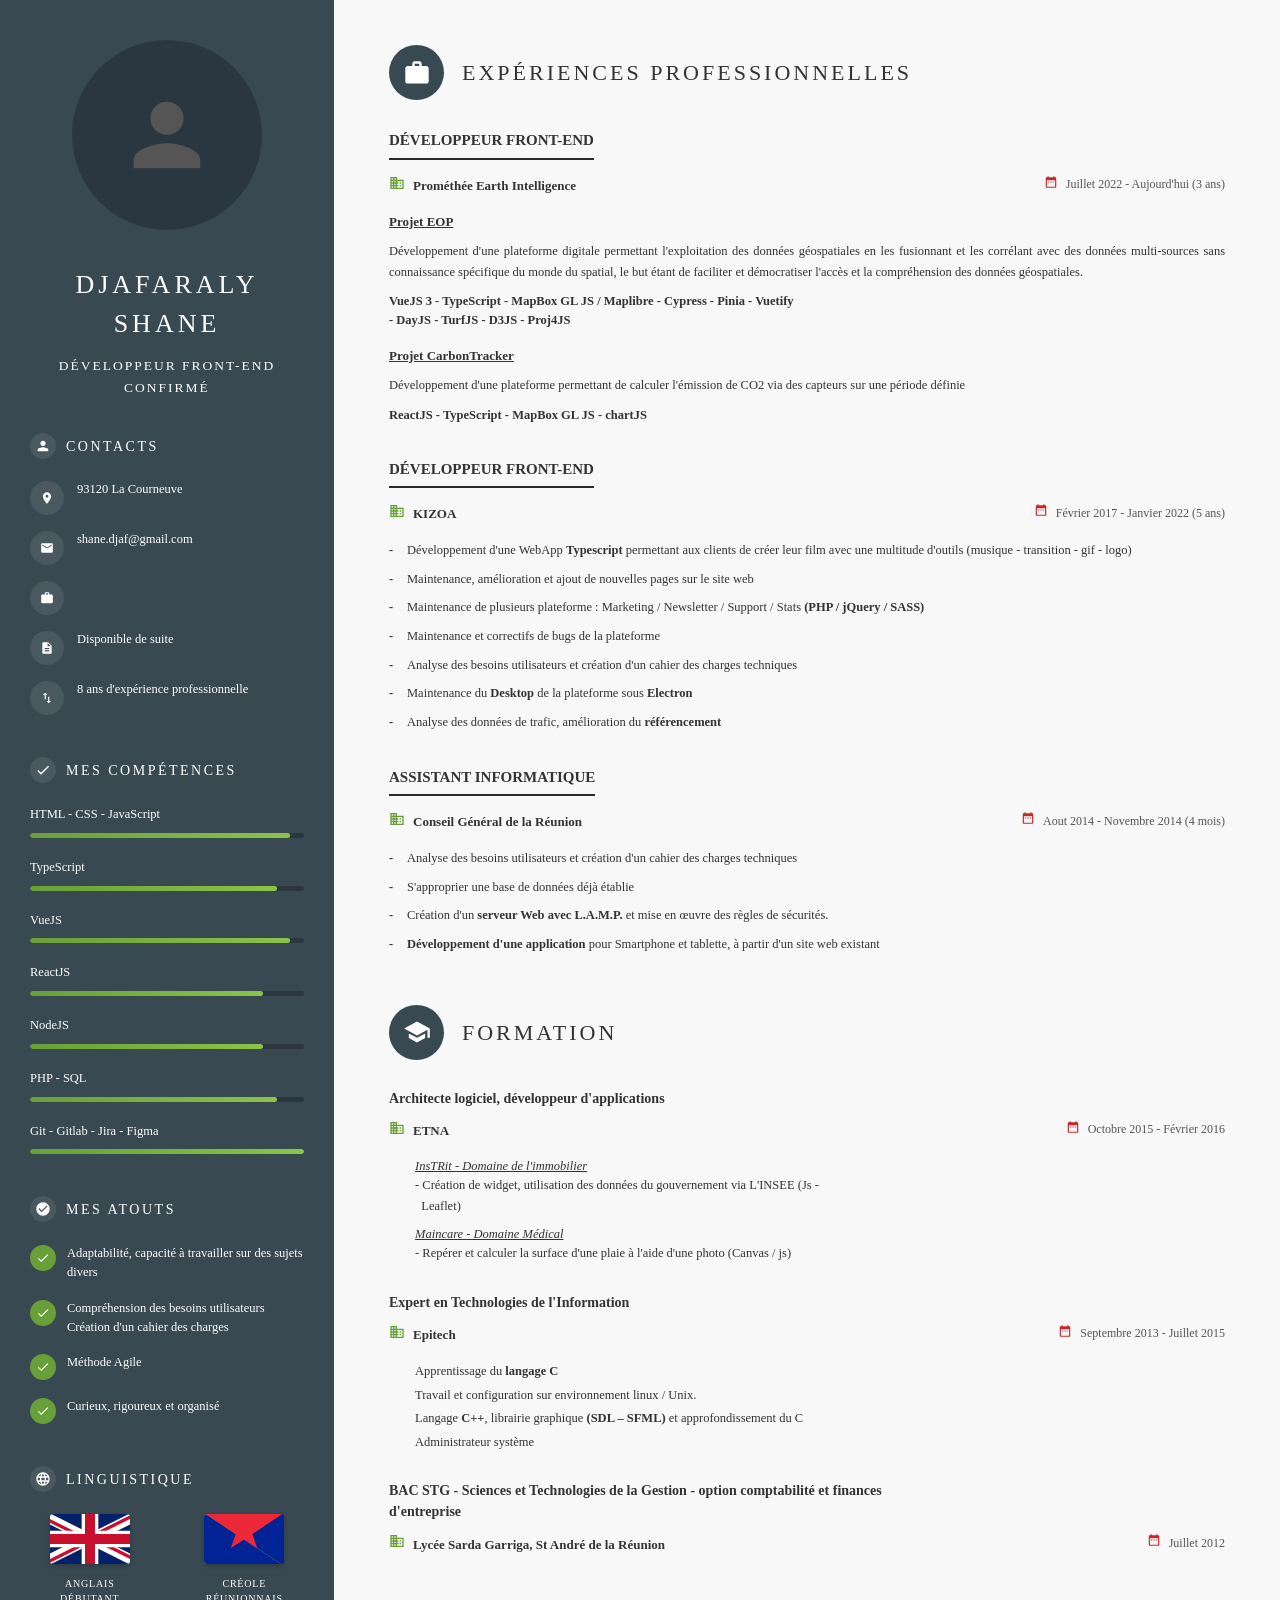
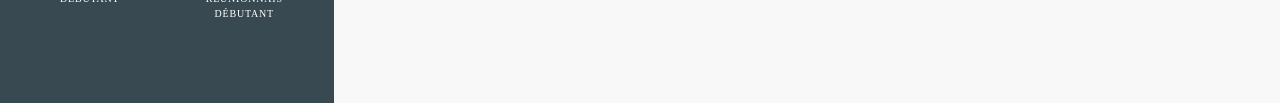
<file: cv_shaneDjaf.html>
<!DOCTYPE html>
<html lang="fr">
<head>
    <meta charset="UTF-8">
    <meta name="viewport" content="width=device-width, initial-scale=1.0">
    <title>CV DJAFARALY SHANE - Développeur Front-End</title>
    <style>
        * {
            margin: 0;
            padding: 0;
            box-sizing: border-box;
        }
        
        body {
            font-family: 'Georgia', serif;
            line-height: 1.5;
            color: #333;
        }
        
        .container {
            display: flex;
            max-width: 1400px;
            margin: 0 auto;
            min-height: 100vh;
        }
        
        .left-column {
            background-color: #384952;
            color: #fff;
            width: 334px;
            padding: 0;
            flex-shrink: 0;
        }
        
        .right-column {
            background-color: #f8f8f8;
            flex: 1;
            padding: 45px 55px;
        }
        
        .profile-section {
            text-align: center;
            padding: 40px 30px 35px;
        }
        
        .profile-photo {
            width: 190px;
            height: 190px;
            border-radius: 50%;
            background-color: #2a3740;
            margin: 0 auto 35px;
            overflow: hidden;
            background-image: url('data:image/svg+xml,<svg xmlns="http://www.w3.org/2000/svg" viewBox="0 0 24 24" fill="%23555"><path d="M12 12c2.21 0 4-1.79 4-4s-1.79-4-4-4-4 1.79-4 4 1.79 4 4 4zm0 2c-2.67 0-8 1.34-8 4v2h16v-2c0-2.66-5.33-4-8-4z"/></svg>');
            background-size: 100px;
            background-position: center;
            background-repeat: no-repeat;
        }
        
        .name h1 {
            font-size: 26px;
            font-weight: 400;
            letter-spacing: 4px;
            margin-bottom: 12px;
            font-family: 'Georgia', serif;
        }
        
        .job-title {
            font-size: 13.5px;
            font-weight: 300;
            letter-spacing: 2px;
            line-height: 1.6;
        }
        
        .left-content {
            padding: 0 30px 40px;
        }
        
        .section {
            margin-bottom: 42px;
        }
        
        .section-title {
            display: flex;
            align-items: center;
            gap: 10px;
            margin-bottom: 22px;
            font-size: 14px;
            font-weight: 400;
            letter-spacing: 2.5px;
            text-transform: uppercase;
        }
        
        .section-icon {
            width: 26px;
            height: 26px;
            display: flex;
            align-items: center;
            justify-content: center;
            font-size: 16px;
            background-color: #4a5960;
            border-radius: 50%;
        }
        
        .contact-item {
            display: flex;
            align-items: flex-start;
            gap: 13px;
            margin-bottom: 16px;
            font-size: 12.5px;
            line-height: 1.4;
        }
        
        .contact-icon {
            width: 34px;
            height: 34px;
            background-color: #4a5960;
            border-radius: 50%;
            display: flex;
            align-items: center;
            justify-content: center;
            flex-shrink: 0;
            font-size: 15px;
        }
        
        .skill-item {
            margin-bottom: 20px;
        }
        
        .skill-name {
            font-size: 12.5px;
            margin-bottom: 9px;
            font-weight: 300;
        }
        
        .skill-bar {
            width: 100%;
            height: 5px;
            background-color: #2a3740;
            border-radius: 2.5px;
            overflow: hidden;
        }
        
        .skill-progress {
            height: 100%;
            background: linear-gradient(90deg, #689f38, #8bc34a);
            border-radius: 2.5px;
        }
        
        .atout-item {
            display: flex;
            align-items: flex-start;
            gap: 11px;
            margin-bottom: 17px;
            font-size: 12.5px;
            line-height: 1.5;
        }
        
        .check-icon {
            width: 26px;
            height: 26px;
            background-color: #689f38;
            border-radius: 50%;
            display: flex;
            align-items: center;
            justify-content: center;
            flex-shrink: 0;
            margin-top: 1px;
        }
        
        .check-icon svg {
            width: 14px;
            height: 14px;
        }
        
        .language-section {
            display: flex;
            gap: 35px;
            margin-top: 18px;
        }
        
        .language-item {
            text-align: center;
            flex: 1;
        }
        
        .flag {
            width: 80px;
            height: 50px;
            margin: 0 auto 12px;
            border-radius: 3px;
            display: flex;
            align-items: center;
            justify-content: center;
            overflow: hidden;
            box-shadow: 0 2px 5px rgba(0,0,0,0.2);
        }
        
        .flag img {
            width: 100%;
            height: 100%;
            object-fit: cover;
        }
        
        .language-name {
            font-size: 10px;
            text-transform: uppercase;
            letter-spacing: 0.8px;
            line-height: 1.5;
        }
        
        .right-section {
            margin-bottom: 50px;
        }
        
        .right-section-title {
            display: flex;
            align-items: center;
            gap: 18px;
            margin-bottom: 28px;
            font-size: 22px;
            font-weight: 400;
            letter-spacing: 3px;
            text-transform: uppercase;
        }
        
        .section-icon-right {
            width: 55px;
            height: 55px;
            background-color: #384952;
            border-radius: 50%;
            display: flex;
            align-items: center;
            justify-content: center;
            font-size: 26px;
            color: #fff;
            flex-shrink: 0;
        }
        
        .section-icon-right svg {
            width: 28px;
            height: 28px;
        }
        
        .experience-item {
            margin-bottom: 32px;
        }
        
        .exp-title {
            font-size: 15px;
            font-weight: 700;
            text-transform: uppercase;
            border-bottom: 2px solid #2a2a2a;
            padding-bottom: 6px;
            margin-bottom: 14px;
            display: inline-block;
        }
        
        .exp-header {
            display: flex;
            justify-content: space-between;
            align-items: flex-start;
            margin-bottom: 14px;
            gap: 20px;
        }
        
        .company {
            display: flex;
            align-items: center;
            gap: 8px;
            font-size: 13px;
            font-weight: 600;
        }
        
        .company-icon {
            font-size: 16px;
            color: #689f38;
        }
        
        .company-icon svg {
            width: 16px;
            height: 16px;
        }
        
        .date {
            display: flex;
            align-items: center;
            gap: 8px;
            font-size: 12px;
            color: #555;
            white-space: nowrap;
        }
        
        .date-icon {
            font-size: 14px;
            color: #c62828;
        }
        
        .date-icon svg {
            width: 14px;
            height: 14px;
        }
        
        .project-name {
            font-weight: 700;
            text-decoration: underline;
            margin-bottom: 10px;
            font-size: 13px;
        }
        
        .description {
            font-size: 12.5px;
            line-height: 1.65;
            margin-bottom: 10px;
            text-align: justify;
        }
        
        .tech-stack {
            font-size: 12.5px;
            font-weight: 600;
            line-height: 1.5;
        }
        
        .experience-list {
            list-style: none;
            padding-left: 0;
        }
        
        .experience-list li {
            font-size: 12.5px;
            line-height: 1.65;
            margin-bottom: 8px;
            padding-left: 18px;
            position: relative;
            text-align: justify;
        }
        
        .experience-list li:before {
            content: "-";
            position: absolute;
            left: 0;
            font-weight: 600;
        }
        
        .formation-item {
            margin-bottom: 28px;
        }
        
        .formation-title {
            font-size: 14px;
            font-weight: 700;
            margin-bottom: 10px;
        }
        
        .school {
            display: flex;
            align-items: center;
            gap: 8px;
            font-size: 13px;
            font-weight: 600;
        }
        
        .school-name {
            font-style: italic;
            text-decoration: underline;
            margin-left: 26px;
            font-size: 12.5px;
        }
        
        .formation-details {
            margin-left: 26px;
            font-size: 12.5px;
            line-height: 1.65;
        }
        
        .formation-details > div {
            margin-bottom: 3px;
        }
    </style>
</head>
<body>
    <div class="container">
        <div class="left-column">
            <div class="profile-section">
                <div class="profile-photo"></div>
                
                <div class="name">
                    <h1>DJAFARALY SHANE</h1>
                </div>
                <div class="job-title">DÉVELOPPEUR FRONT-END<br>CONFIRMÉ</div>
            </div>
            
            <div class="left-content">
                <div class="section">
                    <div class="section-title">
                        <span class="section-icon">
                            <svg width="16" height="16" viewBox="0 0 24 24" fill="white">
                                <path d="M12 12c2.21 0 4-1.79 4-4s-1.79-4-4-4-4 1.79-4 4 1.79 4 4 4zm0 2c-2.67 0-8 1.34-8 4v2h16v-2c0-2.66-5.33-4-8-4z"/>
                            </svg>
                        </span>
                        CONTACTS
                    </div>
                    <div class="contact-item">
                        <div class="contact-icon">
                            <svg width="14" height="14" viewBox="0 0 24 24" fill="white">
                                <path d="M12 2C8.13 2 5 5.13 5 9c0 5.25 7 13 7 13s7-7.75 7-13c0-3.87-3.13-7-7-7zm0 9.5c-1.38 0-2.5-1.12-2.5-2.5s1.12-2.5 2.5-2.5 2.5 1.12 2.5 2.5-1.12 2.5-2.5 2.5z"/>
                            </svg>
                        </div>
                        <span>93120 La Courneuve</span>
                    </div>
                    <div class="contact-item">
                        <div class="contact-icon">
                            <svg width="14" height="14" viewBox="0 0 24 24" fill="white">
                                <path d="M20 4H4c-1.1 0-1.99.9-1.99 2L2 18c0 1.1.9 2 2 2h16c1.1 0 2-.9 2-2V6c0-1.1-.9-2-2-2zm0 4l-8 5-8-5V6l8 5 8-5v2z"/>
                            </svg>
                        </div>
                        <span>shane.djaf@gmail.com</span>
                    </div>
                    <div class="contact-item">
                        <div class="contact-icon">
                            <svg width="14" height="14" viewBox="0 0 24 24" fill="white">
                                <path d="M20 6h-4V4c0-1.11-.89-2-2-2h-4c-1.11 0-2 .89-2 2v2H4c-1.11 0-1.99.89-1.99 2L2 19c0 1.11.89 2 2 2h16c1.11 0 2-.89 2-2V8c0-1.11-.89-2-2-2zm-6 0h-4V4h4v2z"/>
                            </svg>
                        </div>
                        <span></span>
                    </div>
                    <div class="contact-item">
                        <div class="contact-icon">
                            <svg width="14" height="14" viewBox="0 0 24 24" fill="white">
                                <path d="M14 2H6c-1.1 0-1.99.9-1.99 2L4 20c0 1.1.89 2 1.99 2H18c1.1 0 2-.9 2-2V8l-6-6zm2 16H8v-2h8v2zm0-4H8v-2h8v2zm-3-5V3.5L18.5 9H13z"/>
                            </svg>
                        </div>
                        <span>Disponible de suite</span>
                    </div>
                    <div class="contact-item">
                        <div class="contact-icon">
                            <svg width="14" height="14" viewBox="0 0 24 24" fill="white">
                                <path d="M9 3L5 6.99h3V14h2V6.99h3L9 3zm7 14.01V10h-2v7.01h-3L15 21l4-3.99h-3z"/>
                            </svg>
                        </div>
                        <span>8 ans d'expérience professionnelle</span>
                    </div>
                </div>
                
                <div class="section">
                    <div class="section-title">
                        <span class="section-icon">
                            <svg width="16" height="16" viewBox="0 0 24 24" fill="white">
                                <path d="M9 16.2L4.8 12l-1.4 1.4L9 19 21 7l-1.4-1.4L9 16.2z"/>
                            </svg>
                        </span>
                        MES COMPÉTENCES
                    </div>
                    <div class="skill-item">
                        <div class="skill-name">HTML - CSS - JavaScript</div>
                        <div class="skill-bar">
                            <div class="skill-progress" style="width: 95%"></div>
                        </div>
                    </div>
                    <div class="skill-item">
                        <div class="skill-name">TypeScript</div>
                        <div class="skill-bar">
                            <div class="skill-progress" style="width: 90%"></div>
                        </div>
                    </div>
                    <div class="skill-item">
                        <div class="skill-name">VueJS</div>
                        <div class="skill-bar">
                            <div class="skill-progress" style="width: 95%"></div>
                        </div>
                    </div>
                    <div class="skill-item">
                        <div class="skill-name">ReactJS</div>
                        <div class="skill-bar">
                            <div class="skill-progress" style="width: 85%"></div>
                        </div>
                    </div>
                    <div class="skill-item">
                        <div class="skill-name">NodeJS</div>
                        <div class="skill-bar">
                            <div class="skill-progress" style="width: 85%"></div>
                        </div>
                    </div>
                    <div class="skill-item">
                        <div class="skill-name">PHP - SQL</div>
                        <div class="skill-bar">
                            <div class="skill-progress" style="width: 90%"></div>
                        </div>
                    </div>
                    <div class="skill-item">
                        <div class="skill-name">Git - Gitlab - Jira - Figma</div>
                        <div class="skill-bar">
                            <div class="skill-progress" style="width: 100%"></div>
                        </div>
                    </div>
                </div>
                
                <div class="section">
                    <div class="section-title">
                        <span class="section-icon">
                            <svg width="16" height="16" viewBox="0 0 24 24" fill="white">
                                <path d="M12 2C6.48 2 2 6.48 2 12s4.48 10 10 10 10-4.48 10-10S17.52 2 12 2zm-2 15l-5-5 1.41-1.41L10 14.17l7.59-7.59L19 8l-9 9z"/>
                            </svg>
                        </span>
                        MES ATOUTS
                    </div>
                    <div class="atout-item">
                        <div class="check-icon">
                            <svg viewBox="0 0 24 24" fill="white">
                                <path d="M9 16.2L4.8 12l-1.4 1.4L9 19 21 7l-1.4-1.4L9 16.2z"/>
                            </svg>
                        </div>
                        <span>Adaptabilité, capacité à travailler sur des sujets divers</span>
                    </div>
                    <div class="atout-item">
                        <div class="check-icon">
                            <svg viewBox="0 0 24 24" fill="white">
                                <path d="M9 16.2L4.8 12l-1.4 1.4L9 19 21 7l-1.4-1.4L9 16.2z"/>
                            </svg>
                        </div>
                        <span>Compréhension des besoins utilisateurs<br>Création d'un cahier des charges</span>
                    </div>
                    <div class="atout-item">
                        <div class="check-icon">
                            <svg viewBox="0 0 24 24" fill="white">
                                <path d="M9 16.2L4.8 12l-1.4 1.4L9 19 21 7l-1.4-1.4L9 16.2z"/>
                            </svg>
                        </div>
                        <span>Méthode Agile</span>
                    </div>
                    <div class="atout-item">
                        <div class="check-icon">
                            <svg viewBox="0 0 24 24" fill="white">
                                <path d="M9 16.2L4.8 12l-1.4 1.4L9 19 21 7l-1.4-1.4L9 16.2z"/>
                            </svg>
                        </div>
                        <span>Curieux, rigoureux et organisé</span>
                    </div>
                </div>
                
                <div class="section">
                    <div class="section-title">
                        <span class="section-icon">
                            <svg width="16" height="16" viewBox="0 0 24 24" fill="white">
                                <path d="M11.99 2C6.47 2 2 6.48 2 12s4.47 10 9.99 10C17.52 22 22 17.52 22 12S17.52 2 11.99 2zm6.93 6h-2.95c-.32-1.25-.78-2.45-1.38-3.56 1.84.63 3.37 1.91 4.33 3.56zM12 4.04c.83 1.2 1.48 2.53 1.91 3.96h-3.82c.43-1.43 1.08-2.76 1.91-3.96zM4.26 14C4.1 13.36 4 12.69 4 12s.1-1.36.26-2h3.38c-.08.66-.14 1.32-.14 2 0 .68.06 1.34.14 2H4.26zm.82 2h2.95c.32 1.25.78 2.45 1.38 3.56-1.84-.63-3.37-1.9-4.33-3.56zm2.95-8H5.08c.96-1.66 2.49-2.93 4.33-3.56C8.81 5.55 8.35 6.75 8.03 8zM12 19.96c-.83-1.2-1.48-2.53-1.91-3.96h3.82c-.43 1.43-1.08 2.76-1.91 3.96zM14.34 14H9.66c-.09-.66-.16-1.32-.16-2 0-.68.07-1.35.16-2h4.68c.09.65.16 1.32.16 2 0 .68-.07 1.34-.16 2zm.25 5.56c.6-1.11 1.06-2.31 1.38-3.56h2.95c-.96 1.65-2.49 2.93-4.33 3.56zM16.36 14c.08-.66.14-1.32.14-2 0-.68-.06-1.34-.14-2h3.38c.16.64.26 1.31.26 2s-.1 1.36-.26 2h-3.38z"/>
                            </svg>
                        </span>
                        LINGUISTIQUE
                    </div>
                    <div class="language-section">
                        <div class="language-item">
                            <div class="flag">
                                <img src="data:image/svg+xml,%3Csvg xmlns='http://www.w3.org/2000/svg' viewBox='0 0 60 30'%3E%3CclipPath id='a'%3E%3Cpath d='M0 0v30h60V0z'/%3E%3C/clipPath%3E%3CclipPath id='b'%3E%3Cpath d='M30 15h30v15zv15H0zH0V0zV0h30z'/%3E%3C/clipPath%3E%3Cg clip-path='url(%23a)'%3E%3Cpath d='M0 0v30h60V0z' fill='%23012169'/%3E%3Cpath d='M0 0l60 30m0-30L0 30' stroke='%23fff' stroke-width='6'/%3E%3Cpath d='M0 0l60 30m0-30L0 30' clip-path='url(%23b)' stroke='%23C8102E' stroke-width='4'/%3E%3Cpath d='M30 0v30M0 15h60' stroke='%23fff' stroke-width='10'/%3E%3Cpath d='M30 0v30M0 15h60' stroke='%23C8102E' stroke-width='6'/%3E%3C/g%3E%3C/svg%3E" alt="UK Flag">
                            </div>
                            <div class="language-name">Anglais<br>Débutant</div>
                        </div>
                        <div class="language-item">
                            <div class="flag">
                                <img src="data:image/svg+xml,%3Csvg xmlns='http://www.w3.org/2000/svg' viewBox='0 0 900 600'%3E%3Cpath fill='%23002395' d='M0 0h900v600H0z'/%3E%3Cpath fill='%23ED2939' d='M0 0h900L0 600z'/%3E%3Cpath fill='%23FFCE00' d='M0 0l900 600H0z'/%3E%3Cpath fill='%23002395' d='M0 600V0l900 600z'/%3E%3Cpath fill='%23ED2939' d='M450 300l-150 100 57-162L207 138h185L450 0l58 138h185L543 238l57 162z'/%3E%3C/svg%3E" alt="Reunion Flag">
                            </div>
                            <div class="language-name">Créole Réunionnais<br>Débutant</div>
                        </div>
                    </div>
                </div>
            </div>
        </div>
        
        <div class="right-column">
            <div class="right-section">
                <div class="right-section-title">
                    <span class="section-icon-right">
                        <svg viewBox="0 0 24 24" fill="white">
                            <path d="M20 6h-4V4c0-1.11-.89-2-2-2h-4c-1.11 0-2 .89-2 2v2H4c-1.11 0-1.99.89-1.99 2L2 19c0 1.11.89 2 2 2h16c1.11 0 2-.89 2-2V8c0-1.11-.89-2-2-2zm-6 0h-4V4h4v2z"/>
                        </svg>
                    </span>
                    EXPÉRIENCES PROFESSIONNELLES
                </div>
                
                <div class="experience-item">
                    <div class="exp-title">DÉVELOPPEUR FRONT-END</div>
                    <div class="exp-header">
                        <div class="company">
                            <span class="company-icon">
                                <svg viewBox="0 0 24 24" fill="#689f38">
                                    <path d="M12 7V3H2v18h20V7H12zM6 19H4v-2h2v2zm0-4H4v-2h2v2zm0-4H4V9h2v2zm0-4H4V5h2v2zm4 12H8v-2h2v2zm0-4H8v-2h2v2zm0-4H8V9h2v2zm0-4H8V5h2v2zm10 12h-8v-2h2v-2h-2v-2h2v-2h-2V9h8v10zm-2-8h-2v2h2v-2zm0 4h-2v2h2v-2z"/>
                                </svg>
                            </span>
                            <span>Prométhée Earth Intelligence</span>
                        </div>
                        <div class="date">
                            <span class="date-icon">
                                <svg viewBox="0 0 24 24" fill="#c62828">
                                    <path d="M9 11H7v2h2v-2zm4 0h-2v2h2v-2zm4 0h-2v2h2v-2zm2-7h-1V2h-2v2H8V2H6v2H5c-1.11 0-1.99.9-1.99 2L3 20c0 1.1.89 2 2 2h14c1.1 0 2-.9 2-2V6c0-1.1-.9-2-2-2zm0 16H5V9h14v11z"/>
                                </svg>
                            </span>
                            <span>Juillet 2022 - Aujourd'hui (3 ans)</span>
                        </div>
                    </div>
                    
                    <div class="project-name">Projet EOP</div>
                    <div class="description">
                        Développement d'une plateforme digitale permettant l'exploitation des données géospatiales en les fusionnant et les corrélant avec des données multi-sources sans connaissance spécifique du monde du spatial, le but étant de faciliter et démocratiser l'accès et la compréhension des données géospatiales.
                    </div>
                    <div class="tech-stack">
                        VueJS 3 - TypeScript - MapBox GL JS / Maplibre - Cypress - Pinia - Vuetify<br>- DayJS - TurfJS - D3JS - Proj4JS
                    </div>
                    
                    <div class="project-name" style="margin-top: 16px;">Projet CarbonTracker</div>
                    <div class="description">
                        Développement d'une plateforme permettant de calculer l'émission de CO2 via des capteurs sur une période définie
                    </div>
                    <div class="tech-stack">
                        ReactJS - TypeScript - MapBox GL JS - chartJS
                    </div>
                </div>
                
                <div class="experience-item">
                    <div class="exp-title">DÉVELOPPEUR FRONT-END</div>
                    <div class="exp-header">
                        <div class="company">
                            <span class="company-icon">
                                <svg viewBox="0 0 24 24" fill="#689f38">
                                    <path d="M12 7V3H2v18h20V7H12zM6 19H4v-2h2v2zm0-4H4v-2h2v2zm0-4H4V9h2v2zm0-4H4V5h2v2zm4 12H8v-2h2v2zm0-4H8v-2h2v2zm0-4H8V9h2v2zm0-4H8V5h2v2zm10 12h-8v-2h2v-2h-2v-2h2v-2h-2V9h8v10zm-2-8h-2v2h2v-2zm0 4h-2v2h2v-2z"/>
                                </svg>
                            </span>
                            <span>KIZOA</span>
                        </div>
                        <div class="date">
                            <span class="date-icon">
                                <svg viewBox="0 0 24 24" fill="#c62828">
                                    <path d="M9 11H7v2h2v-2zm4 0h-2v2h2v-2zm4 0h-2v2h2v-2zm2-7h-1V2h-2v2H8V2H6v2H5c-1.11 0-1.99.9-1.99 2L3 20c0 1.1.89 2 2 2h14c1.1 0 2-.9 2-2V6c0-1.1-.9-2-2-2zm0 16H5V9h14v11z"/>
                                </svg>
                            </span>
                            <span>Février 2017 - Janvier 2022 (5 ans)</span>
                        </div>
                    </div>
                    
                    <ul class="experience-list">
                        <li>Développement d'une WebApp <strong>Typescript</strong> permettant aux clients de créer leur film avec une multitude d'outils (musique - transition - gif - logo)</li>
                        <li>Maintenance, amélioration et ajout de nouvelles pages sur le site web</li>
                        <li>Maintenance de plusieurs plateforme : Marketing / Newsletter / Support / Stats <strong>(PHP / jQuery / SASS)</strong></li>
                        <li>Maintenance et correctifs de bugs de la plateforme</li>
                        <li>Analyse des besoins utilisateurs et création d'un cahier des charges techniques</li>
                        <li>Maintenance du <strong>Desktop</strong> de la plateforme sous <strong>Electron</strong></li>
                        <li>Analyse des données de trafic, amélioration du <strong>référencement</strong></li>
                    </ul>
                </div>
                
                <div class="experience-item">
                    <div class="exp-title">ASSISTANT INFORMATIQUE</div>
                    <div class="exp-header">
                        <div class="company">
                            <span class="company-icon">
                                <svg viewBox="0 0 24 24" fill="#689f38">
                                    <path d="M12 7V3H2v18h20V7H12zM6 19H4v-2h2v2zm0-4H4v-2h2v2zm0-4H4V9h2v2zm0-4H4V5h2v2zm4 12H8v-2h2v2zm0-4H8v-2h2v2zm0-4H8V9h2v2zm0-4H8V5h2v2zm10 12h-8v-2h2v-2h-2v-2h2v-2h-2V9h8v10zm-2-8h-2v2h2v-2zm0 4h-2v2h2v-2z"/>
                                </svg>
                            </span>
                            <span>Conseil Général de la Réunion</span>
                        </div>
                        <div class="date">
                            <span class="date-icon">
                                <svg viewBox="0 0 24 24" fill="#c62828">
                                    <path d="M9 11H7v2h2v-2zm4 0h-2v2h2v-2zm4 0h-2v2h2v-2zm2-7h-1V2h-2v2H8V2H6v2H5c-1.11 0-1.99.9-1.99 2L3 20c0 1.1.89 2 2 2h14c1.1 0 2-.9 2-2V6c0-1.1-.9-2-2-2zm0 16H5V9h14v11z"/>
                                </svg>
                            </span>
                            <span>Aout 2014 - Novembre 2014 (4 mois)</span>
                        </div>
                    </div>
                    
                    <ul class="experience-list">
                        <li>Analyse des besoins utilisateurs et création d'un cahier des charges techniques</li>
                        <li>S'approprier une base de données déjà établie</li>
                        <li>Création d'un <strong>serveur Web avec L.A.M.P.</strong> et mise en œuvre des règles de sécurités.</li>
                        <li><strong>Développement d'une application</strong> pour Smartphone et tablette, à partir d'un site web existant</li>
                    </ul>
                </div>
            </div>
            
            <div class="right-section">
                <div class="right-section-title">
                    <span class="section-icon-right">
                        <svg viewBox="0 0 24 24" fill="white">
                            <path d="M5 13.18v4L12 21l7-3.82v-4L12 17l-7-3.82zM12 3L1 9l11 6 9-4.91V17h2V9L12 3z"/>
                        </svg>
                    </span>
                    FORMATION
                </div>
                
                <div class="formation-item">
                    <div class="formation-title">Architecte logiciel, développeur d'applications</div>
                    <div class="exp-header">
                        <div class="school">
                            <span class="company-icon">
                                <svg viewBox="0 0 24 24" fill="#689f38">
                                    <path d="M12 7V3H2v18h20V7H12zM6 19H4v-2h2v2zm0-4H4v-2h2v2zm0-4H4V9h2v2zm0-4H4V5h2v2zm4 12H8v-2h2v2zm0-4H8v-2h2v2zm0-4H8V9h2v2zm0-4H8V5h2v2zm10 12h-8v-2h2v-2h-2v-2h2v-2h-2V9h8v10zm-2-8h-2v2h2v-2zm0 4h-2v2h2v-2z"/>
                                </svg>
                            </span>
                            <span>ETNA</span>
                        </div>
                        <div class="date">
                            <span class="date-icon">
                                <svg viewBox="0 0 24 24" fill="#c62828">
                                    <path d="M9 11H7v2h2v-2zm4 0h-2v2h2v-2zm4 0h-2v2h2v-2zm2-7h-1V2h-2v2H8V2H6v2H5c-1.11 0-1.99.9-1.99 2L3 20c0 1.1.89 2 2 2h14c1.1 0 2-.9 2-2V6c0-1.1-.9-2-2-2zm0 16H5V9h14v11z"/>
                                </svg>
                            </span>
                            <span>Octobre 2015 - Février 2016</span>
                        </div>
                    </div>
                    <div class="school-name">InsTRit - Domaine de l'immobilier</div>
                    <div class="formation-details">
                        <div>- Création de widget, utilisation des données du gouvernement via L'INSEE (Js -<br>&nbsp;&nbsp;Leaflet)</div>
                    </div>
                    <div class="school-name" style="margin-top: 8px;">Maincare - Domaine Médical</div>
                    <div class="formation-details">
                        <div>- Repérer et calculer la surface d'une plaie à l'aide d'une photo (Canvas / js)</div>
                    </div>
                </div>
                
                <div class="formation-item">
                    <div class="formation-title">Expert en Technologies de l'Information</div>
                    <div class="exp-header">
                        <div class="school">
                            <span class="company-icon">
                                <svg viewBox="0 0 24 24" fill="#689f38">
                                    <path d="M12 7V3H2v18h20V7H12zM6 19H4v-2h2v2zm0-4H4v-2h2v2zm0-4H4V9h2v2zm0-4H4V5h2v2zm4 12H8v-2h2v2zm0-4H8v-2h2v2zm0-4H8V9h2v2zm0-4H8V5h2v2zm10 12h-8v-2h2v-2h-2v-2h2v-2h-2V9h8v10zm-2-8h-2v2h2v-2zm0 4h-2v2h2v-2z"/>
                                </svg>
                            </span>
                            <span>Epitech</span>
                        </div>
                        <div class="date">
                            <span class="date-icon">
                                <svg viewBox="0 0 24 24" fill="#c62828">
                                    <path d="M9 11H7v2h2v-2zm4 0h-2v2h2v-2zm4 0h-2v2h2v-2zm2-7h-1V2h-2v2H8V2H6v2H5c-1.11 0-1.99.9-1.99 2L3 20c0 1.1.89 2 2 2h14c1.1 0 2-.9 2-2V6c0-1.1-.9-2-2-2zm0 16H5V9h14v11z"/>
                                </svg>
                            </span>
                            <span>Septembre 2013 - Juillet 2015</span>
                        </div>
                    </div>
                    <div class="formation-details">
                        <div>Apprentissage du <strong>langage C</strong></div>
                        <div>Travail et configuration sur environnement linux / Unix.</div>
                        <div>Langage <strong>C++</strong>, librairie graphique <strong>(SDL – SFML)</strong> et approfondissement du C</div>
                        <div>Administrateur système</div>
                    </div>
                </div>
                
                <div class="formation-item">
                    <div class="formation-title">BAC STG - Sciences et Technologies de la Gestion - option comptabilité et finances<br>d'entreprise</div>
                    <div class="exp-header">
                        <div class="school">
                            <span class="company-icon">
                                <svg viewBox="0 0 24 24" fill="#689f38">
                                    <path d="M12 7V3H2v18h20V7H12zM6 19H4v-2h2v2zm0-4H4v-2h2v2zm0-4H4V9h2v2zm0-4H4V5h2v2zm4 12H8v-2h2v2zm0-4H8v-2h2v2zm0-4H8V9h2v2zm0-4H8V5h2v2zm10 12h-8v-2h2v-2h-2v-2h2v-2h-2V9h8v10zm-2-8h-2v2h2v-2zm0 4h-2v2h2v-2z"/>
                                </svg>
                            </span>
                            <span>Lycée Sarda Garriga, St André de la Réunion</span>
                        </div>
                        <div class="date">
                            <span class="date-icon">
                                <svg viewBox="0 0 24 24" fill="#c62828">
                                    <path d="M9 11H7v2h2v-2zm4 0h-2v2h2v-2zm4 0h-2v2h2v-2zm2-7h-1V2h-2v2H8V2H6v2H5c-1.11 0-1.99.9-1.99 2L3 20c0 1.1.89 2 2 2h14c1.1 0 2-.9 2-2V6c0-1.1-.9-2-2-2zm0 16H5V9h14v11z"/>
                                </svg>
                            </span>
                            <span>Juillet 2012</span>
                        </div>
                    </div>
                </div>
            </div>
        </div>
    </div>
</body>
</html>
</file>
